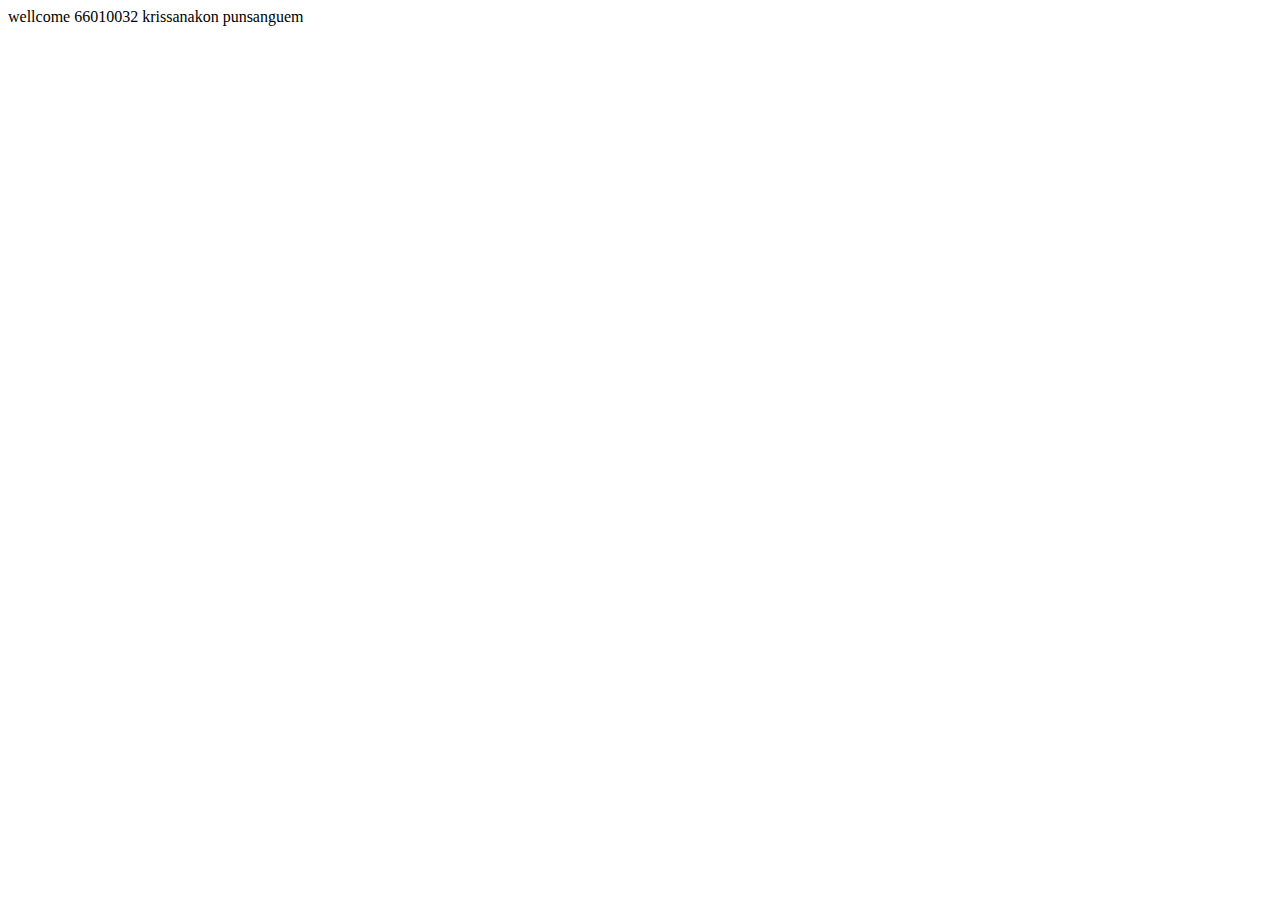
<file: index.html>
<!DOCTYPE html>
<html lang="en">
<head>
    <meta charset="UTF-8">
    <meta name="viewport" content="width=device-width, initial-scale=1.0">
    <title>Document</title>
</head>
<body>
    wellcome 66010032 krissanakon punsanguem
</body>
</html>
</file>
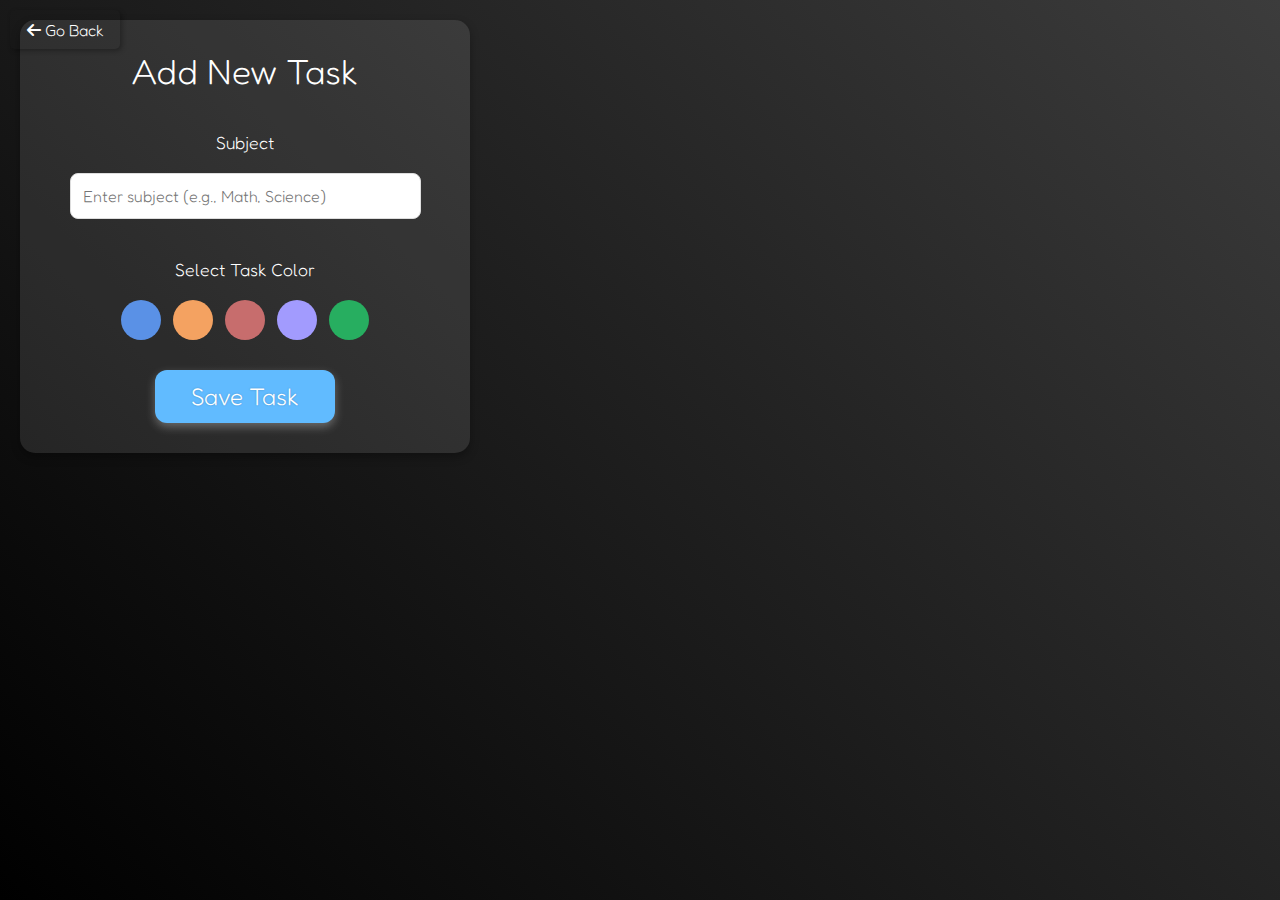
<file: add_task.html>
<!DOCTYPE html>
<html lang="en">
<head>
    <meta charset="UTF-8">
    <meta name="viewport" content="width=device-width, initial-scale=1.0">
    <title>Add Task</title>
    <link href="https://fonts.googleapis.com/css2?family=Fredoka+One&display=swap" rel="stylesheet">
    <link rel="stylesheet" href="css/add_task.css">
    <link rel="stylesheet" href="https://cdnjs.cloudflare.com/ajax/libs/font-awesome/5.15.3/css/all.min.css" />
</head>
<body>
    <!-- <button id="backBtn" class="back-button" onclick="location.href='home.html'">← Back</button> -->
    <div class="nav_container">

    
        <link rel="stylesheet" href="https://cdnjs.cloudflare.com/ajax/libs/font-awesome/6.0.0/css/all.min.css">
        <button class="go-back-btn" onclick="location.href='home.html'">
            <i class="fas fa-arrow-left"></i> 
            Go Back
        </button>
    
    </div>
    
    <div class="task-container">
        <h2 class = "add-newtext">Add New Task</h2>
        
        <!-- ช่องใส่ชื่อวิชา (Subject) -->
        <div class="input-group">
            <label for="subject">Subject</label>
            <input type="text" id="subject" placeholder="Enter subject (e.g., Math, Science)">
        </div>

        <!-- เลือกสีของ Task -->
        <div class="input-group">
            <label>Select Task Color</label>
            <div class="color-picker">
                <button class="color-option" data-color="#5A91E6" style="background-color: #5A91E6;"></button>
                <button class="color-option" data-color="#F4A261" style="background-color: #F4A261;"></button>
                <button class="color-option" data-color="#C76D6D" style="background-color: #C76D6D;"></button>
                <button class="color-option" data-color="#A29BFE" style="background-color: #A29BFE;"></button>
                <button class="color-option" data-color="#27AE60" style="background-color: #27AE60;"></button>
            </div>
        </div>
        
        <button id="saveTask" class="save-button">Save Task</button>
    </div>

    <script src="js/addHome.js"></script>
</body>
</html>
</file>
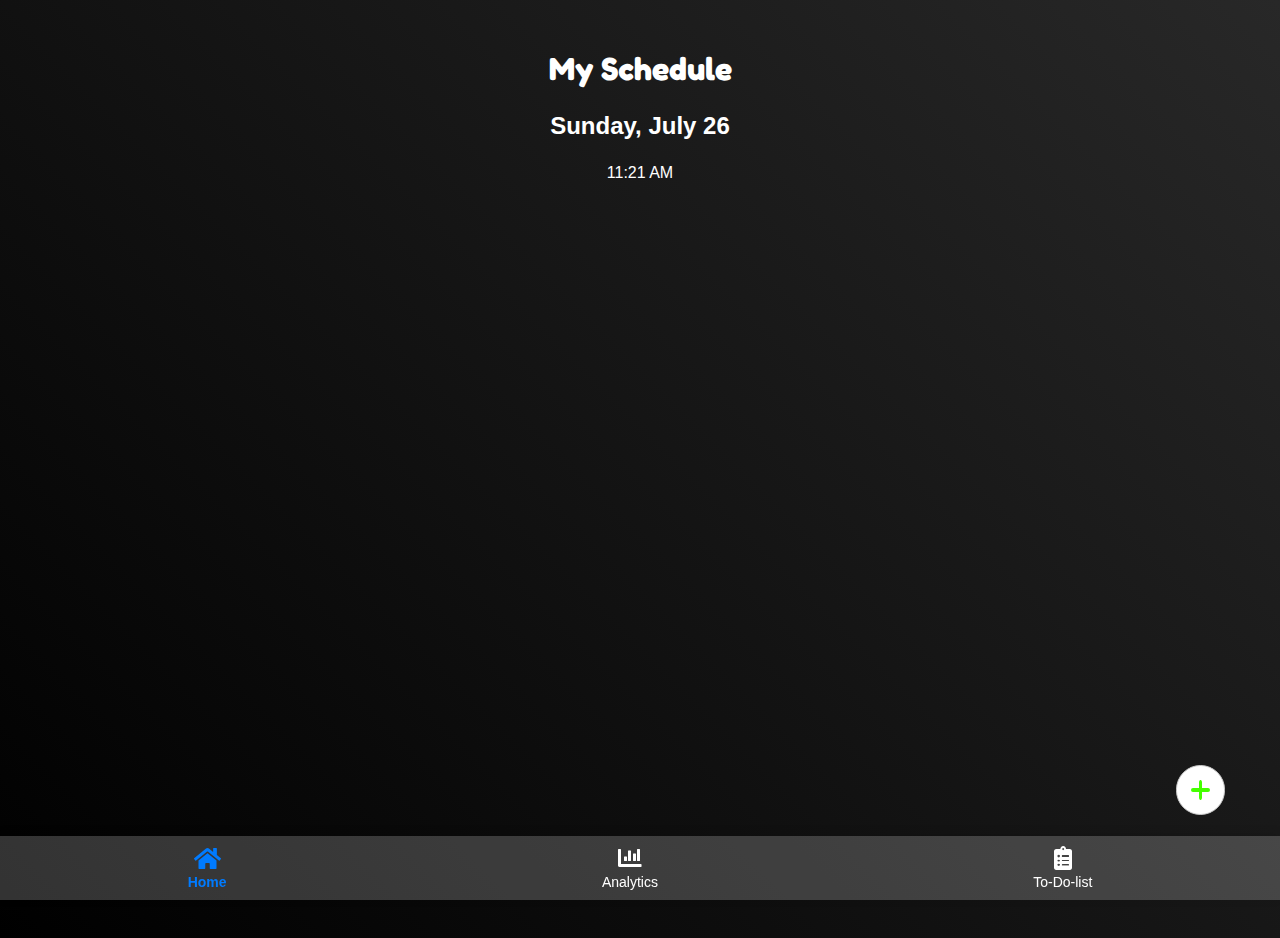
<file: home.html>
<!DOCTYPE html>
<html lang="en">
<head>
    <meta charset="UTF-8">
    <meta name="viewport" content="width=device-width, initial-scale=1.0">
    <title>Home</title>
    <link href="https://fonts.googleapis.com/css2?family=Fredoka+One&display=swap" rel="stylesheet">
    <link rel="stylesheet" href="css/home.css">
    <link rel="stylesheet" href="https://cdnjs.cloudflare.com/ajax/libs/font-awesome/5.15.3/css/all.min.css" />
</head>
<body>
    <header>
        <h1>My Schedule</h1>
        <p id="currentDate"></p>
        <p id="currentTime"></p>
    </header>

    <div id="taskList"></div>

    
<!-- <button id="addTask" onclick="location.href='add_task.html'">+</button> -->
<button class="icon-btn add-btn" onclick="location.href='add_task.html'">
    <div class="add-icon"></div>
    <div class="btn-txt">Add</div>
</button>


<div>
</div>
    <nav class="navbar">
        <a href="home.html" class="nav-item active">
            <i class="fas fa-home"></i>
            <span>Home</span>
        </a>
        <a href="analytic.html" class="nav-item">
            <i class="fas fa-chart-bar"></i>
            <span>Analytics</span>
        </a>
        <a href="Todo.html" class="nav-item">
            <i class="fas fa-clipboard-list"></i>
            <span>To-Do-list</span>
        </a>
    </nav>

    <script src="js/addHome.js"></script>
</body>
</html>
</file>
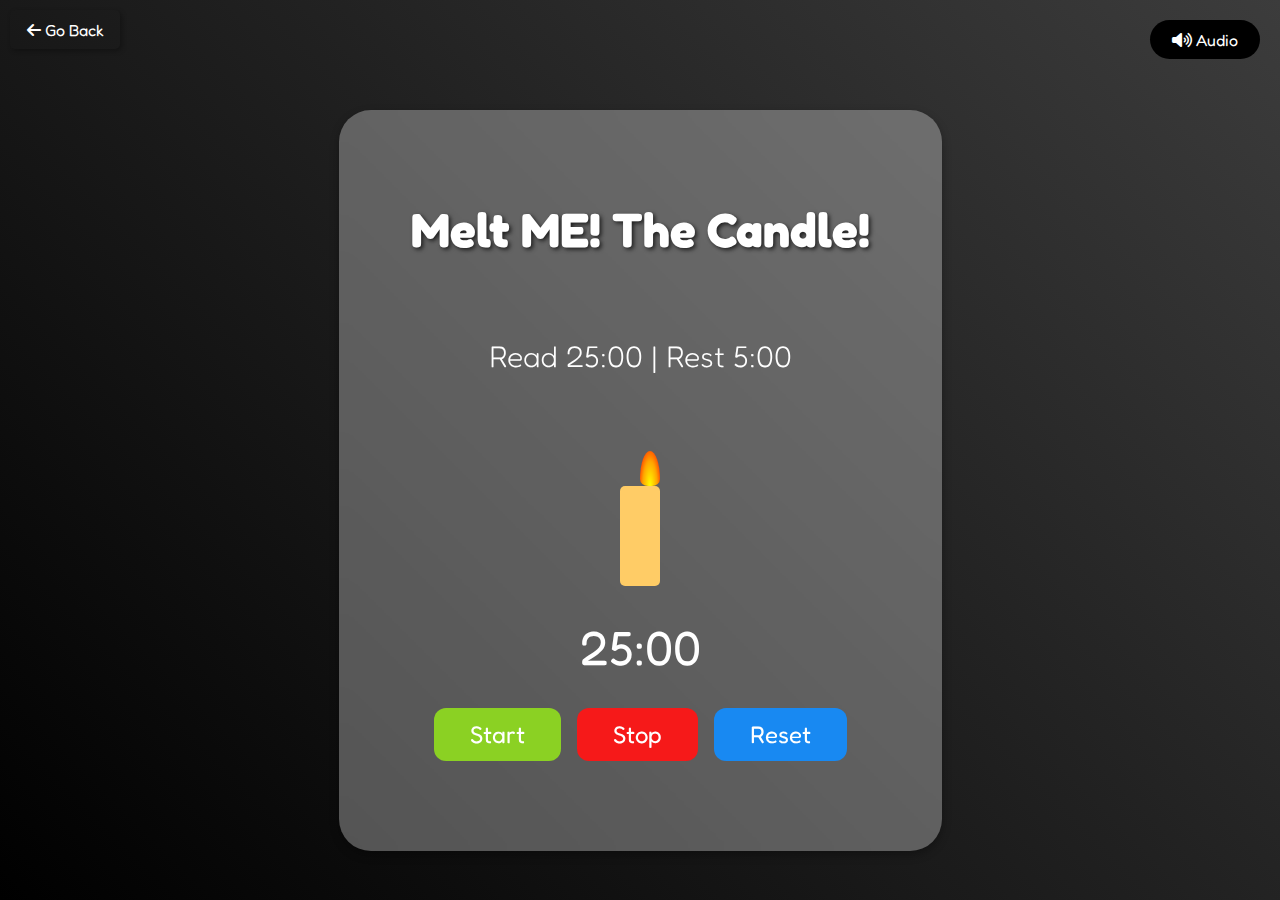
<file: system2.html>
<!DOCTYPE html>
<html lang="en">
<head>
    <meta charset="UTF-8">
    <meta name="viewport" content="width=device-width, initial-scale=1.0">
    <title>Pomodoro Candle| Timer</title>
    <link href="https://fonts.googleapis.com/css2?family=Fredoka+One&display=swap" rel="stylesheet">

    <link rel = "stylesheet" href="css/system2.css">

</head>
<body>

    <div class="nav_container">

    
        <link rel="stylesheet" href="https://cdnjs.cloudflare.com/ajax/libs/font-awesome/6.0.0/css/all.min.css">
        <button class="go-back-btn" onclick="goBack()">
            <i class="fas fa-arrow-left"></i> 
            Go Back
        </button>
    
    </div>
      
        <!-- Audio Button -->
       <link rel="stylesheet" href="https://cdnjs.cloudflare.com/ajax/libs/font-awesome/6.0.0/css/all.min.css">
       <button class="Audio-btn" onclick="toggleAudio()">
           <i class="fas fa-volume-up"></i> 
           Audio
       </button>
    <!-- Cassette Sound Effect -->
<audio id="cassette-sound">
    <source src="assets/cassette-insert.wav" type="audio/wav">
</audio>
       <!-- Audio Panel -->
<div class="Audio-panel" id="AudioPanel">
    <h3 class="title-panel">Cassette Player!</h3>
    <button id="toggle-button" class="toggle-btn">Turn Music Off</button>

    <div class="song-container">
        <label for="song-selector">
            <i class="fas fa-music"></i> Choose a song:
        </label>
        <select id="song-selector">
            <option value="none">Blank</option>
            <option value="assets/P.m4a">🎼  1 : Alpha wave</option>
            <option value="assets/S.m4a">🎼  2 : Lofi-beat</option>
        </select>
    </div>

    <div class="volume-container">
        <label for="volume-slider">
            <i class="fas fa-volume-up"></i> Volume
        </label>
        <input type="range" id="volume-slider" min="0" max="1" step="0.02" value="1">
    </div>
</div>

    
        <!-- Audio element -->
        <audio id="background-music" loop>
           <source src="assets/P.m4a" type="audio/m4a">
           <source src="assets/S.m4a" type="audio/m4a">
           Your browser does not support the audio element.
       </audio>
    
    

    
        <div class="contain"> 
        <h1 class="title">Melt ME! The Candle!</h1> 
        <h2 class="describe1">Read 25:00 | Rest 5:00</h2>
       <!--hr-->
        <div class="fixed-candle">
           <div class="candle" id="candle">
               <div class="flame" id="flame"></div>
           </div>
       </div>
    
       <p class="timer" id="timer">25:00</p>
    
           <div class="button-wrapper">
               <button id="start">Start</button>
               <button id="stop">Stop</button>
               <button id="more">More Rest</button>
               <button id="reset">Reset</button>
               
           </div>
       </div>
    

       
    <script src="js/appSystem2.js"></script>



</body>
</html>
</file>
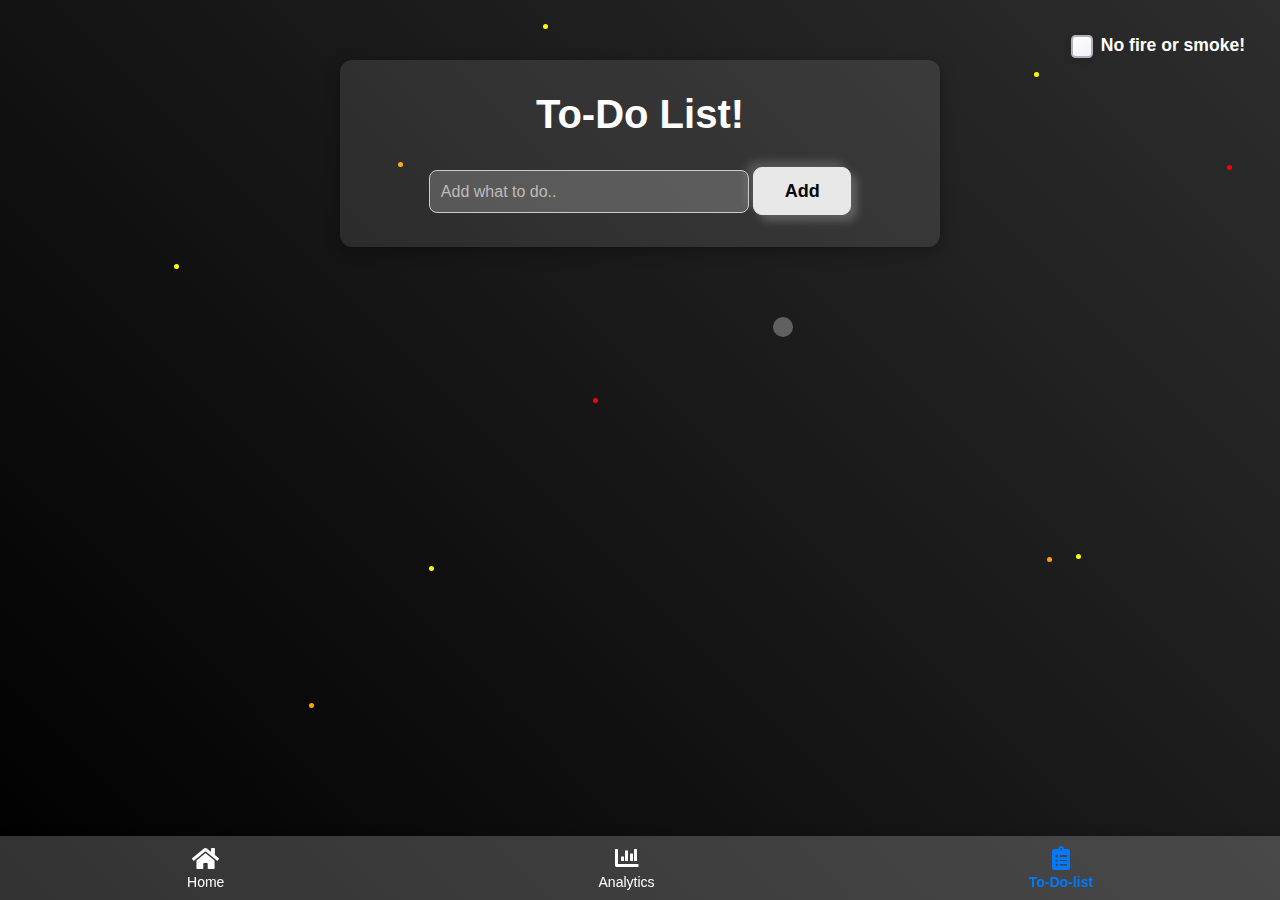
<file: Todo.html>
<!DOCTYPE html>
<html lang="en">
<head>
    <meta charset="UTF-8">
    <meta name="viewport" content="width=device-width, initial-scale=1.0">
    <title>To-Do List</title>
    <link rel="stylesheet" href="css/Todo.css">
    <link rel="stylesheet" href="https://cdnjs.cloudflare.com/ajax/libs/font-awesome/5.15.3/css/all.min.css" />

</head>
<body>
<div class="container">

    <h2 class="title">To-Do List!</h2>
    <div class="container.addBar">
        <input type="text" id="taskInput" placeholder="Add what to do.." />
        <button class = "add-button" onclick="addTask()">Add</button>
        <ul id="taskList"></ul>
    </div>
</div>

      <!-- ใช้ Navbar แบบเดียวกับ Home -->
      <nav class="navbar">
        <a href="home.html" class="nav-item">
            <i class="fas fa-home"></i>
            <span>Home</span>
        </a>
        <a href="analytic.html" class="nav-item">
            <i class="fas fa-chart-bar"></i>
            <span>Analytics</span>
        </a>
        <a href="Todo.html" class="nav-item active">
            <i class="fas fa-clipboard-list"></i>
            <span>To-Do-list</span>
        </a>
      </nav>
<div class="bg-container">

    <label class="cross-container">
        <input id="cbtest-19" type="checkbox"  />
        <div class="checkmark"></div>
        <h3>No fire or smoke!</h3>
      </label>
      
</div>


    <script src="js/Todo.js"></script>
</body>
</html>
</file>
<file: css/system2.css>
* {
    margin: 0;
    padding: 0;
    box-sizing: border-box;
    font-family: 'Fredoka One', cursive;
}

body {
    min-height: 100vh;
    background: linear-gradient(-135deg, rgb(60, 60, 60), #000000);
    display: flex;
    align-items: center;
    justify-content: center;
    padding: 1em;
}

.contain {
    margin-top: 60px;
    display: flex;
    flex-direction: column;
    align-items: center;
    justify-content: center;
    gap: 2em;
    color: white;
    background: rgba(255, 255, 255, 0.3);
    box-shadow: 0px 4px 10px rgba(0, 0, 0, 0.3);
    backdrop-filter: blur(10px);
    border-radius: 2em;
    padding: 90px 72px;
    position: relative;

    /* max-width: 90vw; */
    min-width: 300px;
    /* max-width: 300px; */

    min-height: 576px;

}

h1.title, h2.describe1, hr {
    align-items: center;
    text-align: center;
    color: white;
    margin-bottom: 1em;
    max-height: 80vh;
}

.title {
    justify-content: center;
    font-size: 3em;
    text-shadow: 2px 2px 4px rgba(0, 0, 0, 0.7);
}

.describe1 {
    justify-content: center;
    font-size: 30px;
    font-weight: 20;
    color: rgb(255, 255, 255);
    text-align: center;
}

hr {
    width: 100%;
    background-color: white;
    height: 5px;
    border-radius: 1em;
    border: none;
    margin-top: -10px;
}

.timer-wrapper {
    position: relative;
    width: 100%;
    max-width: 200px;
    height: auto;
    aspect-ratio: 1/1;
}

.timer {
    font-size: 3em;
    display: flex;
    align-items: center;
    justify-content: center;
    top: 50%;
    left: 50%;
}

.button-wrapper {
    display: flex;
    gap: 1em;
}

button {
    font-size: 1.5em;
    padding: 0.5em 1.5em;
    border-radius: 0.5em;
    border: none;
    color: #FFF;
    cursor: pointer;
    transition: 0.2s ease-in-out;
}

button:hover {
    transform: translateY(-5px);
}
button:active {
    background-color: rgb(200, 200, 200); /* Change to any color you want */
    transform: scale(1); /* Optional: Slightly shrink the button for a click effect */
}
/* Audio button */
/* Audio button */
.Audio-btn {
    position: absolute;
    top: 20px;
    right: 20px;
    padding: 10px 15px;
    background: #000;
    color: white;
    border: none;
    cursor: pointer;
    border-radius: 100px;
    font-size: 16px;
    z-index: 999; 


    /* display: flex; */
    flex-direction: row;
    justify-content: center;
    align-items: center;

    width: 110px;
    height: 39px;


    /* Inside auto layout */
    flex: none;
    order: 0;
    flex-grow: 0;
}

/* Audio panel */
.Audio-panel {
    position: absolute;
    top: 60px;
    right: 20px;
    width: 200px;
    background: rgba(0, 0, 0, 0.301);
    padding: 15px;
    border-radius: 10px;
    display: none;
}
.title-panel{
    color: rgb(239, 225, 179);
    font-weight: 100;
    text-shadow: 2px 2px 4px rgba(0, 0, 0, 0.7);
    font-size: 2em;
    margin-bottom: 15px;
}

.Audio-panel label, .Audio-panel button {
    color: white;
    font-size: 14px;
    font-weight: 100;
}

.Audio-panel input[type="range"] {
    width: 100%;
    margin-top: 5px;
}

.Audio-panel {
    text-align: center;
    background-color: rgb(140, 140, 140);
    transform: translateY(-5px);
    position: fixed;
    z-index: 999; 
}

.toggle-btn {
    width: 100%;
    padding: 10px;
    color: rgb(255, 255, 255) !important;
    border: none;
    border-radius: 5px;
    cursor: pointer;
    margin-bottom: 10px;
}

.volume-slider {
    color: black;
    text-align: center;
}

.song-container, .volume-container {
    margin-top: 10px;
    text-align: center;
    font-weight: 100;
}

.song-container select {
    margin-top: 10px;
    width: 100%;
    padding: 10px;
    border: none;
    border-radius: 5px;
    background: #222;
    color: white;
    font-weight: 100;
    font-size: 14px;
    cursor: pointer;
    transition: 0.3s ease;
}

.song-container select:hover {
    background: #333;
}

.song-container label, .volume-container label {
    display: flex;
    font-weight: 5;
    align-items: center;
    justify-content: center;
    gap: 5px;
    color: white;
    font-size: 14px;
    /* font-weight: bold; */
}

.song-container i, .volume-container i {
    color: #FFD700; /* Gold color for icons */
}


@media (max-width: 400px) {
    .timer-wrapper {
        max-width: 120px;
    }
    .timer {
        font-size: 1.5em;
    }
}
@media (max-width: 600px) {

    .Audio-btn {
        top: 10px;
        /* bottom: 20px; */
        right: 10px;

       
    }
    .contain {
        align-items: center;
        justify-content: center;
        padding: 2em;
        max-width: 100%;
    }

    .title {
        font-size: 2em;
    }

    .describe1 {
        font-size: 20px;
    }

    .timer-wrapper {
        max-width: 150px;
    }

    .timer {
        font-size: 2em;
    }

    .button-wrapper {
        flex-direction: column;
        width: 100%;
        align-items: center;
    }

    button {
        width: 80%;
        font-size: 1.2em;
    }
}

#start { background-color: rgb(139, 209, 35); }
#stop { background-color: rgb(246, 25, 25); }
#reset { background-color: rgb(24, 137, 242); }
#toggle-button { background-color: rgb(246, 25, 25); }

.fixed-candle {
    height: 150px;
    align-content: end;
}

.candle {
    position: relative;
    width: 40px;
    height: 30px;
    background-color: #ffcc66;
    border-radius: 5px;
    transition: height 1s linear;
    height: 100px;
    min-height: 5px;
}

.flame {
    position: absolute;
    top: -35px;
    left: 50%;
    width: 20px;
    height: 35px;
    background: radial-gradient(ellipse at bottom, yellow, orange, red);
    border-radius: 50% 50% 40% 40% / 80% 80% 20% 20%;
    transform-origin: center bottom;
    animation: flicker 0.2s infinite alternate ease-in-out;
}

.fire-particle {
    position: absolute;
    top: -50px;
    width: 5px;
    height: 5px;
    background-color: orange;
    border-radius: 50%;
    opacity: 1;
    animation: riseFire 1s ease-out forwards;
}

@keyframes riseFire {
    0% { transform: translate(0, 0) scale(1); opacity: 1; }
    100% { transform: translate(0px, -50px) scale(0.5); opacity: 0; }
}

.smoke-particle {
    position: absolute;
    top: -70px;
    width: 8px;
    height: 8px;
    background-color: rgba(150, 150, 150, 0.5);
    border-radius: 50%;
    opacity: 0.8;
    animation: riseSmoke 2.5s ease-out forwards;
}

@keyframes riseSmoke {
    0% { transform: translate(0, 0) scale(1); opacity: 0.8; }
    100% { transform: translate(10px, -100px) scale(1.5); opacity: 0; }
}

@keyframes flicker {
    0% { transform: translateX(-50%) scale(1.1); opacity: 0.9; }
    100% { transform: translateX(-50%) scale(0.9); opacity: 1; }
}

.smoke {
    position: absolute;
    bottom: 100%;
    left: 50%;
    width: 20px;
    height: 20px;
    background-color: gray;
    border-radius: 50%;
    opacity: 0;
    animation: rise 2s ease-out forwards;
}

@keyframes rise {
    0% { transform: translate(-50%, 0) scale(1); opacity: 1; }
    100% { transform: translate(-50%, -100px) scale(0.5); opacity: 0; }
}





.go-back-btn {
            top: 20px;
            left: 20px;
            padding: 10px 15px;
            background: #ff5c5c00;
            color: white;
            border: none;
            cursor: pointer;
            border-radius: 5px;
            font-size: 16px;
            box-shadow: 2px 2px 5px rgba(0, 0, 0, 0.3);
            transition: 0.3s;
            /* position: fixed; */
            z-index: 999;
   
            /* display: flex; */
            flex-direction: row;
            justify-content: center;
            align-items: center;

            width: 110px;
            height: 39px;


            /* Inside auto layout */
            flex: none;
            order: 0;
            flex-grow: 0;
           
        }

.go-back-btn:hover {
    background: #7a7a7a;
}

.nav_container {
    position: absolute;
    top: 10px;
    left: 10px;
    z-index: 1000; 
}
</file>
<file: css/Todo.css>
* {
    margin: 0;
    padding: 0;
    box-sizing: border-box;
    font-family: 'Poppins', sans-serif;
}

html, body {
    overflow: auto;
    scrollbar-width: none; /* Firefox */
}

html::-webkit-scrollbar, body::-webkit-scrollbar {
    display: none; /* Hide scrollbar for WebKit browsers */
}

body {
   
    min-height: 100vh;
    background: linear-gradient(-135deg, rgb(45, 45, 45), #000000);
    display: flex;
    flex-direction: column;
    align-items: center;
    color: white;
}
.container {
    width: 90%;
    background: rgba(255, 255, 255, 0.1);
    box-shadow: 0px 4px 15px rgba(0, 0, 0, 0.3);
    border-radius: 12px;
    padding: 2em;
    text-align: center;
    margin-top: 60px;
    margin-bottom: 75px;
    max-width: 600px;
    z-index: 999;
    

}
.title{
    font-size: 2.5em;
    margin-bottom: 30px;
}
.container.addBar{
    display: flex;
    justify-content: space-between;
    gap: 10px;
    margin-top: 1em;
    margin-bottom: 1em;
}

input {
    flex: 1;
    padding: 0.7em;
    font-size: 1em;
    border-radius: 8px;
    border: 1px solid #ccc;
    background: rgba(255, 255, 255, 0.2);
    color: white;
    width: 20em;
    
}

input::placeholder {
    color: rgba(255, 255, 255, 0.6);
}

.add-button {
    
    display: inline-block;
    transition: all 0.2s ease-in;
    position: relative;
    overflow: hidden;
    z-index: 1;
    color: #090909;
    padding: 0.7em 1.7em;
    cursor: pointer;
    font-size: 18px;
    font-weight: bold;
    border-radius: 0.5em;
    background: #e8e8e8;
    border: 1px solid #e8e8e8;
    box-shadow: 6px 6px 9px #c5c5c54d, -6px -6px 8px #c7c7c739;
  }
  
.add-button:active {
    color: #666;
    box-shadow: inset 4px 4px 12px #c5c5c5, inset -4px -4px 12px #ffffff;
}

.add-button:before {
  content: "";
  position: absolute;
  left: 50%;
  transform: translateX(-50%) scaleY(1) scaleX(1.25);
  top: 100%;
  width: 140%;
  height: 180%;
  background-color: rgba(0, 0, 0, 0.05);
  border-radius: 50%;
  display: block;
  transition: all 0.5s 0.1s cubic-bezier(0.55, 0, 0.1, 1);
  z-index: -1;
}

.add-button:after {
  content: "";
  position: absolute;
  left: 55%;
  transform: translateX(-50%) scaleY(1) scaleX(1.45);
  top: 180%;
  width: 160%;
  height: 190%;
  background-color: #009087;
  border-radius: 50%;
  display: block;
  transition: all 0.5s 0.1s cubic-bezier(0.55, 0, 0.1, 1);
  z-index: -1;
}

.add-button:hover {
  color: #ffffff;
  border: 1px solid #009087;
}

.add-button:hover:before {
  top: -35%;
  background-color: #009087;
  transform: translateX(-50%) scaleY(1.3) scaleX(0.8);
}

.add-button:hover:after {
  top: -45%;
  background-color: #009087;
  transform: translateX(-50%) scaleY(1.3) scaleX(0.8);
}


ul {
    list-style-type: none;
    padding: 0;
}
li {
    font-size: 20px;
    display: flex;
    align-items: center;
    justify-content: space-between;
    gap: 10px;
    padding: 8px;
    border-bottom: 1px solid #ddd;
    flex-wrap: nowrap;
    /* min-height: 40px; Ensures uniform height */
}


.completed {
    text-decoration: line-through;
    color: gray;
}
.check {
    cursor: pointer;
    position: relative;
    margin-right: 10px;
    width: 18px;
    height: 18px;
    -webkit-tap-highlight-color: transparent;
    transform: translate3d(0, 0, 0);
}
.check:before {
    content: "";
    position: absolute;
    top: -15px;
    left: -15px;
    width: 48px;
    height: 48px;
    border-radius: 50%;
    background: rgba(34, 50, 84, 0.03);
    opacity: 0;
    transition: opacity 0.2s ease;
}
.check svg {
    position: relative;
    z-index: 1;
    fill: none;
    stroke-linecap: round;
    stroke-linejoin: round;
    stroke: #c8ccd4;
    stroke-width: 1.5;
    transform: translate3d(0, 0, 0);
    transition: all 0.2s ease;
}
.check svg path {
    stroke-dasharray: 60;
    stroke-dashoffset: 0;
}
.check svg polyline {
    stroke-dasharray: 22;
    stroke-dashoffset: 66;
}
.check:hover:before {
    opacity: 1;
}
.check:hover svg {
    stroke: lime;
}
input[type="checkbox"]:checked + .check svg {
    stroke: lime;
}
input[type="checkbox"]:checked + .check svg path {
    stroke-dashoffset: 60;
    transition: all 0.3s linear;
}
input[type="checkbox"]:checked + .check svg polyline {
    stroke-dashoffset: 42;
    transition: all 0.2s linear;
    transition-delay: 0.15s;
}
.delete {
    background: none;
    border: none;
    cursor: pointer;
    padding: 4px;
    display: flex;
    align-items: center;
    justify-content: center;
   
    width: 24px; /* Ensures consistent width */
    height: 24px; /* Ensures consistent height */
    min-width: 24px;
    min-height: 24px;
    margin-left: auto; /*tO THE LEFT*/
}
.delete svg {
    width: 20px;
    height: 20px;
    stroke: red;
    stroke-width: 2;
    transition: stroke 0.2s ease;

    
}
.delete:hover svg {
    stroke: darkred;
}


        /* Navbar Styling */
.navbar {
    
    position: fixed;
    bottom: 0;
    left: 0;
    width: 100%;
    background-color: rgba(255, 255, 255, 0.2);
    display: flex;
    justify-content: space-around;
    padding: 10px 0;
    box-shadow: 0 -2px 10px rgba(0, 0, 0, 0.1);
}

.nav-item {
    font-family: 'Poppins', sans-serif !important;
    display: flex;
    flex-direction: column;
    align-items: center;
    font-size: 14px;
    color: white;
    text-decoration: none;
    transition: transform 0.2s ease, color 0.3s ease;
}

.nav-item:hover {
    transform: scale(1.1);
    color: #74c0fc;
}

.nav-item.active {
    color: #007bff;
    font-weight: bold;
}

/* Icon Styling */
.nav-item i {
    font-size: 24px;
    margin-bottom: 4px;
}


/* Responsive Design */
@media (max-width: 600px) {
    .container {
        width: 100%;
        padding: 1.5em;
    }

    .input-group {
        flex-direction: column;
    }

    input, button {
        width: 100%;
    }

    button {
        margin-top: 0.5em;
    }

    th, td {
        padding: 0.6em;
    }

    .navbar {
        padding: 0.8em;
    }

    .nav-item {
        font-size: 0.8em;
    }

    .nav-item i {
        font-size: 1.3em;
    }
}









.particle {
    position: absolute;
    width: 5px;
    height: 5px;
    border-radius: 50%;
    pointer-events: none;
    opacity: 1;
    transition: opacity 3s ease-out; /* Slow fade-out */
}

.smoke {
    position: absolute;
    width: 20px;
    height: 20px;
    background-color: rgba(255, 255, 255, 0.3);
    border-radius: 50%;
    pointer-events: none;
    opacity: 0;
    transition: opacity 4s ease-out;
}


.bg-container{
    /* background-color: #0000005f; */
    display: flex;
    justify-content: right;
    gap: 10px;
    margin-top: 1em;
    margin-bottom: 1em;
}

.cross-container {

    position: absolute;
    top: 20px;
    right: 20px;
    padding: 10px 15px;
    /* position: fixed; */
    display: inline-flex;
    /* align-items: center; */
    cursor: pointer;
    font-size: 15px;
    user-select: none;
    padding: 1em;
    gap: 0.5em;
  }
  
  /* Hidden Input */
  .cross-container input {
    position: absolute;
    opacity: 0;
    cursor: pointer;
    height: 0;
    width: 0;
  }
  
  /* Checkmark Base */
  .checkmark {
    position: relative;
    height: 1.5em;
    width: 1.5em;
    background: linear-gradient(135deg, #ffffff, #f0f0f5);
    border: 0.15em solid #b0b0c0;
    border-radius: 0.3em;
    box-shadow:
      inset 0 2px 4px rgba(255, 255, 255, 0.8),
      0 2px 6px rgba(0, 0, 0, 0.1);
    transition:
      all 0.3s ease,
      transform 0.2s ease;
  }
  
  /* Checkmark Decorative Elements */
  .checkmark::before {
    content: "";
    position: absolute;
    top: 50%;
    left: 50%;
    width: 0.8em;
    height: 0.2em;
    background: transparent;
    border-radius: 2em;
    transform: translate(-50%, -50%) scale(0);
    transition:
      transform 0.3s cubic-bezier(0.68, -0.55, 0.27, 1.55),
      background 0.2s ease;
  }
  
  /* Checked State */
  .cross-container input:checked ~ .checkmark {
    background: linear-gradient(135deg, #f44336, #ef5350);
    border-color: #d32f2f;
    box-shadow:
      0 0 8px rgba(244, 67, 54, 0.5),
      inset 0 2px 4px rgba(255, 255, 255, 0.3);
  }
  
  .cross-container input:checked ~ .checkmark::before {
    background: #ffffff;
    transform: translate(-50%, -50%) scale(1) rotate(-45deg);
    box-shadow: 0 0 6px rgba(255, 255, 255, 0.8);
  }
  
  /* Checkmark Secondary Element */
  .checkmark::after {
    content: "";
    position: absolute;
    top: 50%;
    left: 50%;
    width: 0.2em;
    height: 0.8em;
    background: transparent;
    border-radius: 2em;
    transform: translate(-50%, -50%) scale(0);
    transition:
      transform 0.3s cubic-bezier(0.68, -0.55, 0.27, 1.55),
      background 0.2s ease;
  }
  
  .cross-container input:checked ~ .checkmark::after {
    background: #ffffff;
    transform: translate(-50%, -50%) scale(1) rotate(-45deg);
    transition-delay: 0.1s;
  }
  
  /* Hover State */
  .cross-container:hover .checkmark {
    border-color: #8888a0;
    box-shadow:
      inset 0 2px 4px rgba(255, 255, 255, 0.8),
      0 4px 12px rgba(0, 0, 0, 0.15);
  }
  
  /* Focus State */
  .cross-container input:focus + .checkmark {
    border-color: #ef5350;
    box-shadow:
      0 0 12px rgba(244, 67, 54, 0.6),
      inset 0 2px 4px rgba(255, 255, 255, 0.8);
  }
  
  /* Click Animation */
  .cross-container input:checked ~ .checkmark {
    animation: bounceIn 0.4s ease-out;
  }
  
  /* Active Press Effect */
  .cross-container:active .checkmark {
    transform: scale(0.9);
    box-shadow:
      inset 0 1px 2px rgba(255, 255, 255, 0.8),
      0 1px 4px rgba(0, 0, 0, 0.1);
  }
  
  /* Bounce Animation */
  @keyframes bounceIn {
    0% {
      transform: scale(0.7);
    }
    50% {
      transform: scale(1.1);
    }
    100% {
      transform: scale(1);
    }
  }
</file>
<file: css/add_task.css>
/* Reset default styles */

* {
    margin: 0;
    padding: 0;
    box-sizing: border-box;
    font-family: 'Fredoka One', cursive;
    font-weight: 100;
    
}

/* Body styling */
body {
    min-height: 100vh;
    background: linear-gradient(-135deg, rgb(60, 60, 60), #000000);
    text-align: center;
    color: white;
    padding: 20px;
}


/* Back Button Styling */
/* Back Button Styling */


.go-back-btn {
    top: 20px;
    left: 20px;
    padding: 10px 15px;
    background: #ff5c5c00;
    color: white;
    border: none;
    cursor: pointer;
    border-radius: 5px;
    font-size: 16px;
    box-shadow: 2px 2px 5px rgba(0, 0, 0, 0.3);
    transition: 0.3s;
    /* position: fixed; */
    z-index: 999;
    
    /* display: flex; */
    flex-direction: row;
    justify-content: center;
    align-items: center;
    
    width: 110px;
    height: 39px;
    
    
    /* Inside auto layout */
    flex: none;
    order: 0;
    flex-grow: 0;
    
}

.go-back-btn:hover {
    background: #7a7a7a;
}

.nav_container {
    position: absolute;
    top: 10px;
    left: 10px;
    z-index: 1000; 
}

/* Task Input Section Styling */
.task-container {
    display: flex;
    flex-direction: column;
    align-items: center;
    justify-content: center;
    gap: 20px;
    background: rgba(255, 255, 255, 0.1);
    padding: 30px;
    border-radius: 15px;
    box-shadow: 0px 4px 10px rgba(0, 0, 0, 0.3);
    max-width: 450px;
    /* margin: 60px auto; */
    margin-bottom: 100px;
}

.add-newtext{
    font-size: 35px;
}

/* Input Styling */
.input-group {
    width: 100%;
    display: flex;
    flex-direction: column;
    align-items: center;
    gap: 20px;  
    margin-top: 20px;
}

.input-group label {

    font-size: 1.1rem;
    font-weight: 100;
    color: white;
}








input {
    width: 90%;
    padding: 12px;
    border-radius: 8px;
    border: 1px solid #ddd;
    background-color: #fff;
    font-size: 1rem;
    font-weight: 100;
    transition: all 0.3s ease;
}

input:hover, input:focus {
    border-color: #74c0fc;
    outline: none;
}

/* Color Picker Section */
.color-picker {
    display: flex;
    gap: 12px;
    justify-content: center;
    flex-wrap: wrap;
}

.color-option {
    width: 40px;
    height: 40px;
    border-radius: 50%;
    border: 2px solid transparent;
    cursor: pointer;
    transition: transform 0.3s ease, border-color 0.3s ease;
}

.color-option:hover, .color-option.selected {
    transform: scale(1.2);
    border-color: white;
}

/* Save Button */
.save-button {
    margin-top: 10px;

    font-size: 1.5em;
    padding: 0.5em 1.5em;
    border-radius: 0.5em;
    border: none;
    background:#61bbff;

    box-shadow: 0px 4px 10px rgba(255, 255, 255, 0.3);
    color: #ffffff;
    text-shadow: 0px 0px 2px rgba(0, 0, 0, 0.241);
    cursor: pointer;
    transition: 0.2s ease-in-out;
}

.save-button:hover {
    box-shadow: 0px 4px 10px rgba(0, 0, 0, 0.3);
    background: #0b62a5;
    background: #0fd841;
    transform: translateY(-5px);
}
</file>
<file: css/home.css>
/* Reset default styles */
* {
    /* margin: 0; */
    padding: 0;
    box-sizing: border-box;
  }
  
  html, body {
    overflow: auto;
    scrollbar-width: none; /* Firefox */
  }
  
  html::-webkit-scrollbar, body::-webkit-scrollbar {
    display: none; /* Hide scrollbar for WebKit browsers */
  }
  /* Body styling */
  body {
    margin-bottom: 30px;
    font-family: 'Fredoka One', cursive;/*...............................................*/
    min-height: 100vh;
    background: linear-gradient(-135deg, rgb(40, 40, 40), #000000);
    text-align: center;
    color: white;
    padding: 20px;
}

/* Header styling */
header {
    font-weight: 100;/*...............................................*/
    text-align: center;
    margin-bottom: 20px;
}

#currentDate {
    font-size: 1.5rem;
    font-weight: bold;
    font-family: 'Poppins', sans-serif !important;/*...............................................*/
    
}

#currentTime {
    font-size: 1rem;
    margin-top: 5px;
    font-family: 'Poppins', sans-serif !important;/*...............................................*/
}

/* Task List Styling */
#taskList {
    display: flex;
    flex-direction: column;
    gap: 15px;
    align-items: center;
    width: 100%;
    padding-bottom: 20px;
}

/* Task Styling */
.task {
    width: 90%;
    padding: 20px;
    border-radius: 15px;
    color: white;
    font-weight: bold;
    font-size: 1.1rem;
    display: flex;
    flex-direction: column;
    gap: 10px;
    box-shadow: 0px 6px 15px rgba(0, 0, 0, 0.3);
    transition: transform 0.2s ease, box-shadow 0.2s ease;
    position: relative;
    text-align: center;
}

/* Hover Effect */
.task:hover {
    transform: scale(1.03);
    box-shadow: 0px 8px 20px rgba(0, 0, 0, 0.4);
}

/* Task Header */
.task-header {
    font-weight: 100;/*...............................................*/
    display: flex;
    justify-content: space-between;
    align-items: center;
    font-size: 1.2rem;
    width: 100%;
}

/* Task Colors */
.task.work { background-color: #5A91E6; }  
.task.personal { background-color: #F4A261; } 
.task.meeting { background-color: #C76D6D; } 

/* Delete Task Button */
.delete-task {
    font-family: 'Fredoka One', cursive;/*...............................................*/
    background: none;
    border: none;
    color: rgb(255, 25, 25);
    font-size: 1.3rem;
    cursor: pointer;
    transition: transform 0.2s ease, color 0.3s ease;
}

.delete-task:hover {
    transform: scale(1.2);
    color: rgb(146, 15, 15);
}

/* ปรับสไตล์ของปุ่ม Play */
.play-task {
    background: none;
    border: none;
    color: white;
    font-size: 2.5rem;  /* ขนาดใหญ่ขึ้น */
    cursor: pointer;
    transition: transform 0.2s ease, color 0.3s ease;
    display: flex;
    align-items: center;
    justify-content: center;
    margin-top: 10px;
}

/* เปลี่ยนเป็นสามเหลี่ยมเดียว */
.play-task::before {
    content: "▶";  /* แสดงเป็นสามเหลี่ยมเพียงอันเดียว */
    font-size: 2.5rem;
}

.play-task:hover {
    transform: scale(1.2);
    color: #ffffff;
}

/* Add task button styling */

.icon-btn {
    font-family: 'Fredoka One', cursive;/*...............................................*/
    width: 49px;/*..............................Slit fix.............*/
    height: 50px;
    border: 1px solid #cdcdcd;
    background: white;
    border-radius: 25px;
    overflow: hidden;
    position: fixed;
    transition: width 0.2s ease-in-out;
    font-weight: 500;
    margin-bottom: 60px;
    margin-right: 30px;
    bottom: 25px;
    right: 25px;
}

.add-btn:hover {
    background: rgb(225, 225, 225);
    width: 100px;
  }
  
  .add-btn::before,
  .add-btn::after {
    transition: width 0.2s ease-in-out, border-radius 0.2s ease-in-out;
    content: "";
    position: absolute;
    height: 4px;
    width: 10px;
    top: calc(50% - 2px);
    background: rgb(68, 255, 0);
  }
  
  .add-btn::after {
    right: 14px;
    overflow: hidden;
    border-top-right-radius: 2px;
    border-bottom-right-radius: 2px;
  }
  
  .add-btn::before {
    left: 14px;
    border-top-left-radius: 2px;
    border-bottom-left-radius: 2px;
  }
  
  .icon-btn:focus {
    outline: none;
  }
  
  .btn-txt {
    opacity: 0;
    transition: opacity 0.2s;
  }
  
  .add-btn:hover::before,
  .add-btn:hover::after {
    width: 4px;
    border-radius: 2px;
  }
  
  .add-btn:hover .btn-txt {
    opacity: 1;
  }
  
  .add-icon::after,
  .add-icon::before {
    transition: all 0.2s ease-in-out;
    content: "";
    position: absolute;
    height: 20px;
    width: 2px;
    top: calc(50% - 10px);
    /* background: seagreen; */
    background: rgb(68, 255, 0);
    overflow: hidden;
  }
  
  .add-icon::before {
    left: 22px;
    border-top-left-radius: 2px;
    border-bottom-left-radius: 2px;
  }
  
  .add-icon::after {
    right: 22px;
    border-top-right-radius: 2px;
    border-bottom-right-radius: 2px;
  }
  
  .add-btn:hover .add-icon::before {
    left: 15px;
    height: 4px;
    top: calc(50% - 2px);
  }
  
  .add-btn:hover .add-icon::after {
    right: 15px;
    height: 4px;
    top: calc(50% - 2px);
  }
/* #addTask {
    margin-bottom: 60px;
    font-size: 32px;
    width: 70px;
    height: 70px;
    border-radius: 50%;
    background-color: #5A91E6;
    display: flex;
    align-items: center;
    justify-content: center;
    position: fixed;
    bottom: 25px;
    right: 25px;
    box-shadow: 0px 4px 8px rgba(255, 255, 255, 0.3);
    transition: background 0.3s ease, transform 0.2s ease;
}

#addTask:hover {
    background: #3b7ed0;
    transform: scale(1.1);
} */

/* Navbar Styling */
.navbar {
    
    position: fixed;
    bottom: 0;
    left: 0;
    width: 100%;
    background-color: rgba(255, 255, 255, 0.2);
    display: flex;
    justify-content: space-around;
    padding: 10px 0;
    box-shadow: 0 -2px 10px rgba(0, 0, 0, 0.1);
}

.nav-item {
    font-family: 'Poppins', sans-serif !important;
    display: flex;
    flex-direction: column;
    align-items: center;
    font-size: 14px;
    color: white;
    text-decoration: none;
    transition: transform 0.2s ease, color 0.3s ease;
}

.nav-item:hover {
    transform: scale(1.1);
    color: #74c0fc;
}

.nav-item.active {
    color: #007bff;
    font-weight: bold;
}

/* Icon Styling */
.nav-item i {
    font-size: 24px;
    margin-bottom: 4px;
}
</file>
